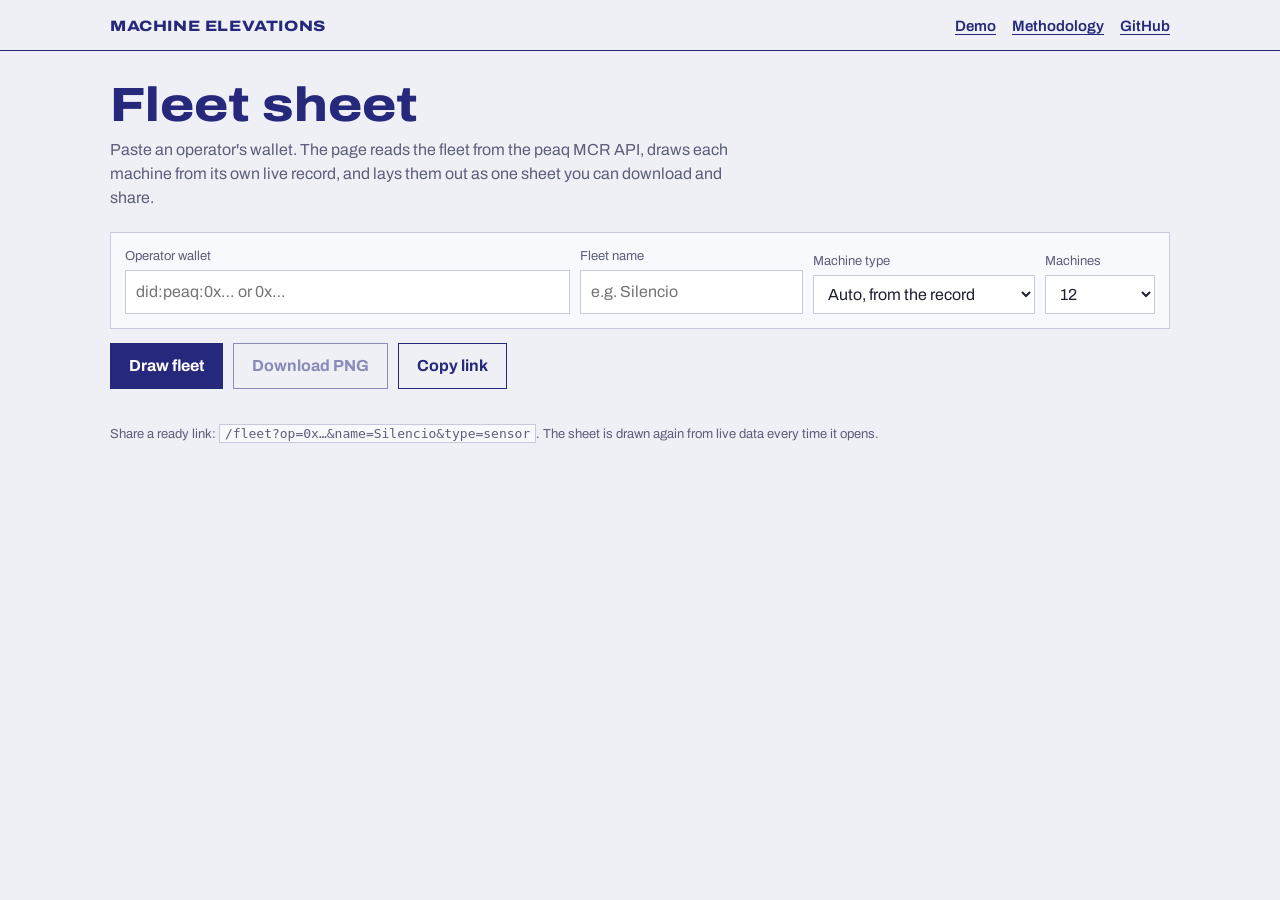
<file: fleet.html>
<!DOCTYPE html>
<html lang="en">
<head>
<meta charset="utf-8">
<meta name="viewport" content="width=device-width,initial-scale=1">
<meta name="description" content="Draw a whole peaq fleet as one sheet of architectural elevations, from the operator's live MCR records.">
<meta name="author" content="Amir Keshavarzian (Arkain), ARKAIN STUDIO">
<title>Fleet sheet — Machine Elevations</title>
<link rel="preconnect" href="https://fonts.googleapis.com">
<link rel="preconnect" href="https://fonts.gstatic.com" crossorigin>
<link href="https://fonts.googleapis.com/css2?family=Archivo:wdth,wght@62..125,300..800&display=swap" rel="stylesheet">
<link rel="stylesheet" href="/css/fleet.css">
<meta name="theme-color" content="#26287C">
<link rel="icon" href="/assets/favicon.svg" type="image/svg+xml">
<link rel="canonical" href="https://machine-elevations.vercel.app/fleet">
<meta property="og:type" content="website">
<meta property="og:site_name" content="Machine Elevations">
<meta property="og:title" content="Fleet sheet: Machine Elevations">
<meta property="og:description" content="Draw a whole peaq fleet as one sheet of architectural elevations, from the operator's live MCR records.">
<meta property="og:url" content="https://machine-elevations.vercel.app/fleet">
<meta property="og:image" content="https://machine-elevations.vercel.app/assets/og.png">
<meta property="og:image:width" content="1200">
<meta property="og:image:height" content="630">
<meta name="twitter:card" content="summary_large_image">
<meta name="twitter:site" content="@ArkainArt">
<meta name="twitter:title" content="Fleet sheet: Machine Elevations">
<meta name="twitter:description" content="Draw a whole peaq fleet as one sheet of architectural elevations, from the operator's live MCR records.">
<meta name="twitter:image" content="https://machine-elevations.vercel.app/assets/og.png">
<script src="/js/units.js" defer></script>
<script src="/js/engine.js" defer></script>
<script src="/js/peaq-units.js" defer></script>
<script src="/js/fleet.js" defer></script>
</head>
<body>
<header class="mast"><div class="wrap"><a class="brand" href="/">MACHINE ELEVATIONS</a><nav><a href="/">Demo</a><a href="/methodology">Methodology</a><a href="https://github.com/ArkainStudio/machine-elevations">GitHub</a></nav></div></header>
<main class="wrap">
  <h1>Fleet sheet</h1>
  <p class="lede">Paste an operator's wallet. The page reads the fleet from the peaq MCR API, draws each machine from its own live record, and lays them out as one sheet you can download and share.</p>
  <form id="f">
    <div class="op"><label for="op">Operator wallet</label><input id="op" placeholder="did:peaq:0x… or 0x…" autocomplete="off" spellcheck="false"></div>
    <div><label for="fname">Fleet name</label><input id="fname" placeholder="e.g. Silencio"></div>
    <div><label for="ftype">Machine type</label><select id="ftype"><option value="">Auto, from the record</option><option value="sensor">Sensor</option><option value="humanoid">Humanoid</option><option value="claw machine">Claw machine</option><option value="hexapod">Hexapod</option><option value="egocapture">EgoCapture</option><option value="delivery robot">Delivery robot</option></select></div>
    <div><label for="count">Machines</label><select id="count"><option>6</option><option selected>12</option></select></div>
  </form>
  <div class="btns"><button id="go" type="button">Draw fleet</button><button id="dl" class="ghost" type="button" disabled>Download PNG</button><button id="cp" class="ghost" type="button">Copy link</button></div>
  <div id="msg" role="status"></div>
  <canvas id="out" width="1600" height="900" hidden></canvas>
  <p class="hint">Share a ready link: <code>/fleet?op=0x…&amp;name=Silencio&amp;type=sensor</code>. The sheet is drawn again from live data every time it opens.</p>
</main>
</body>
</html>
</file>
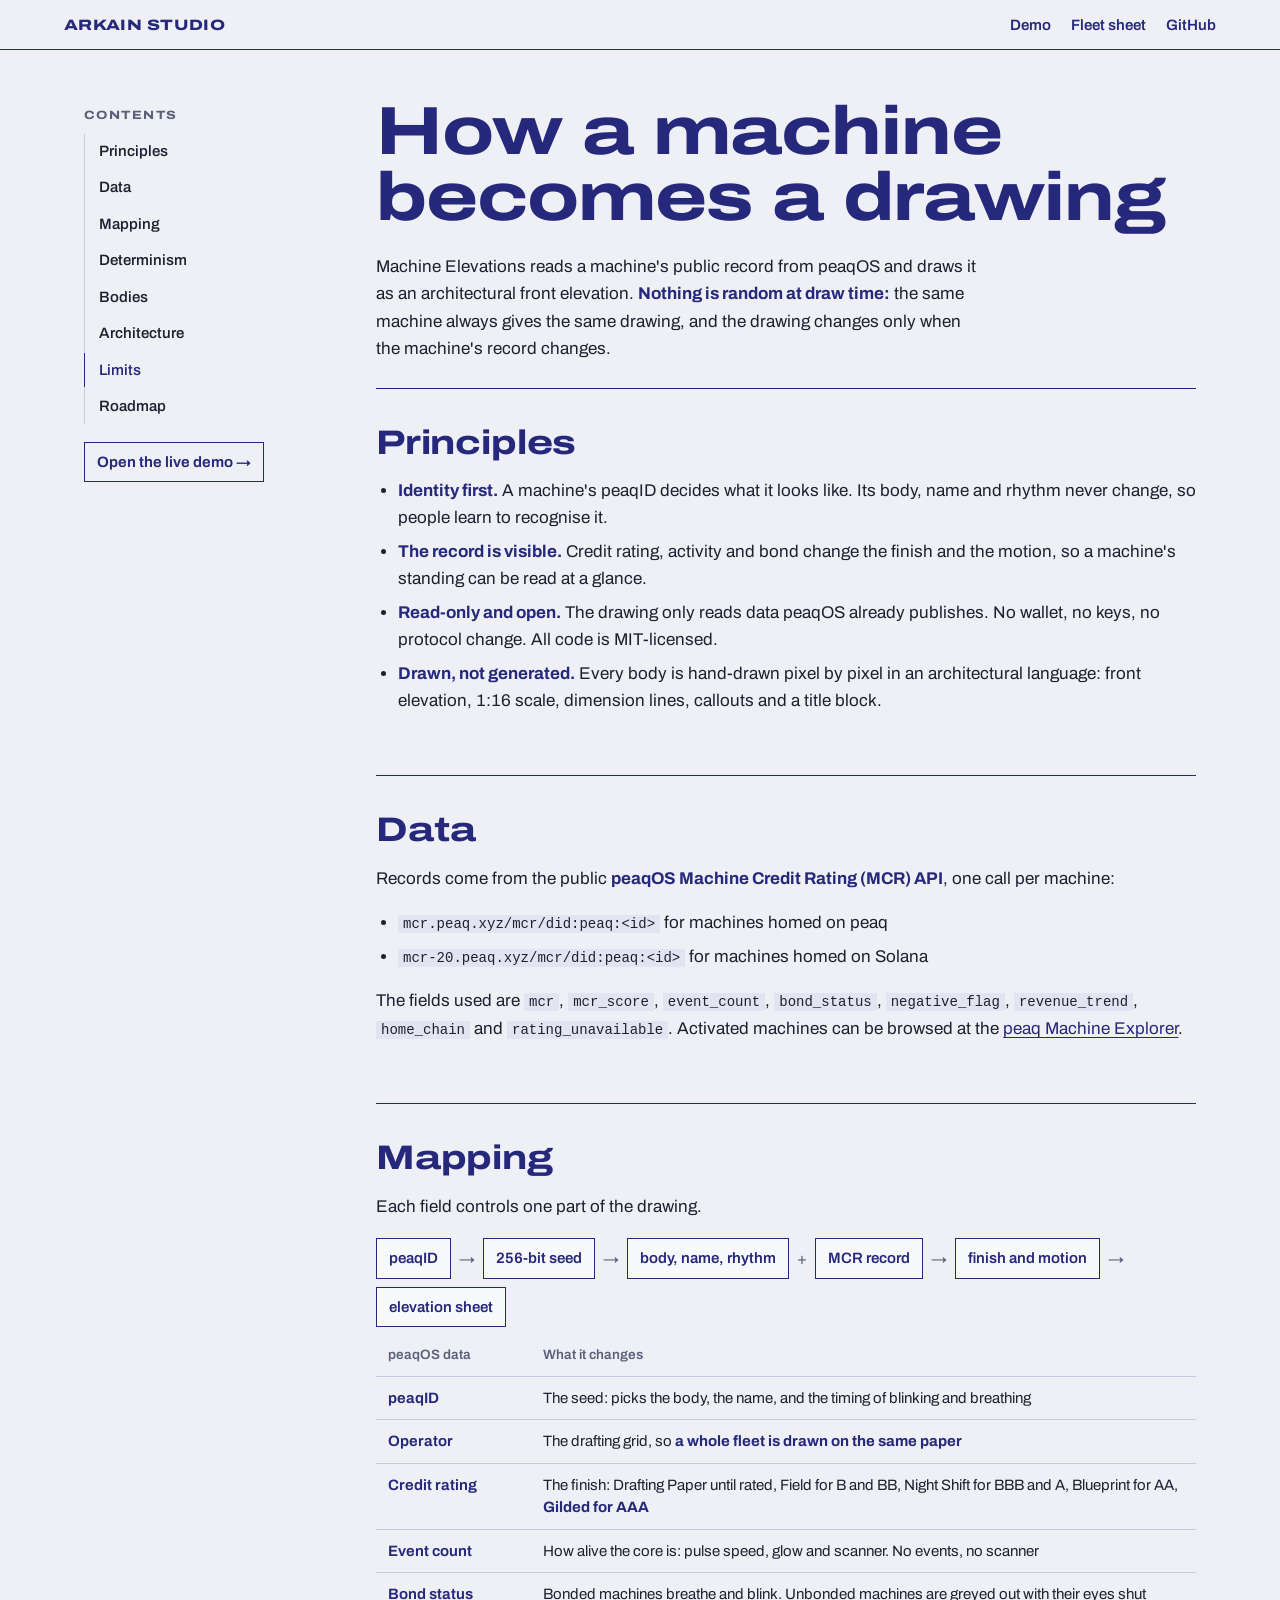
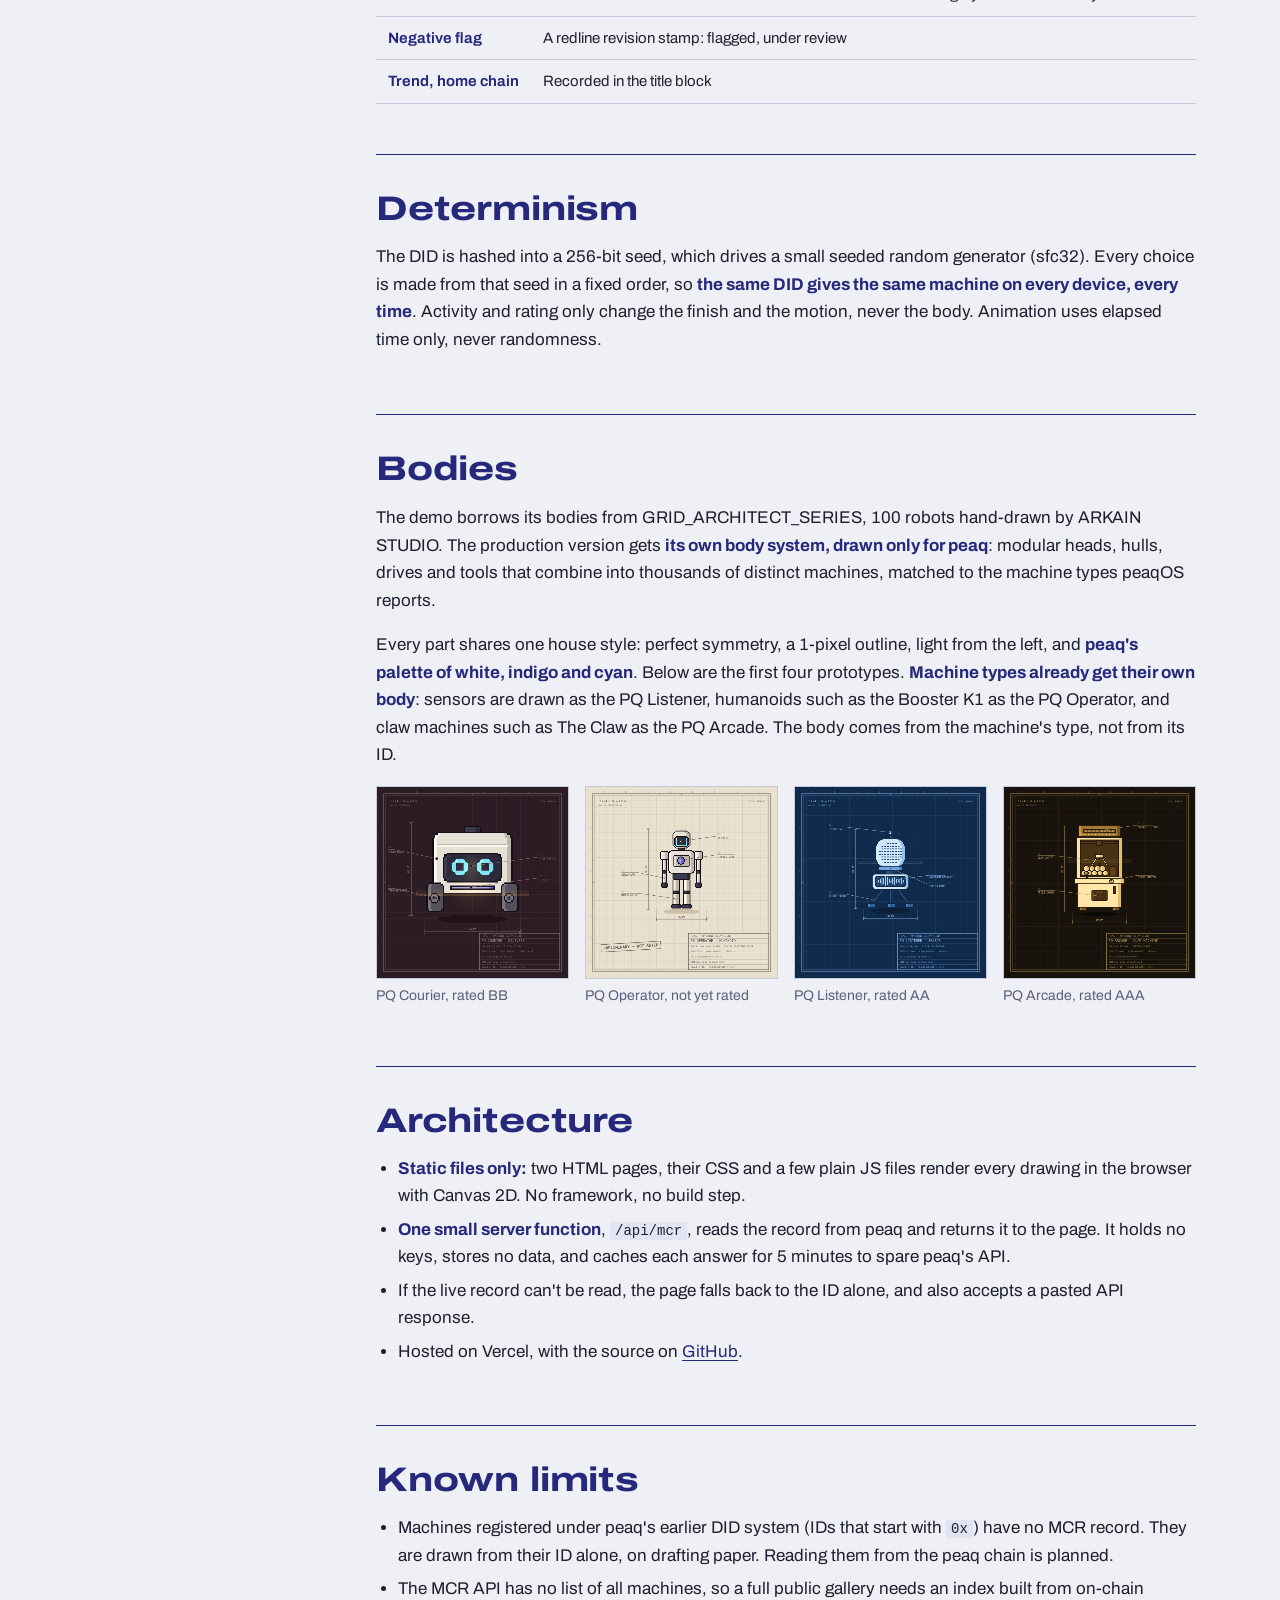
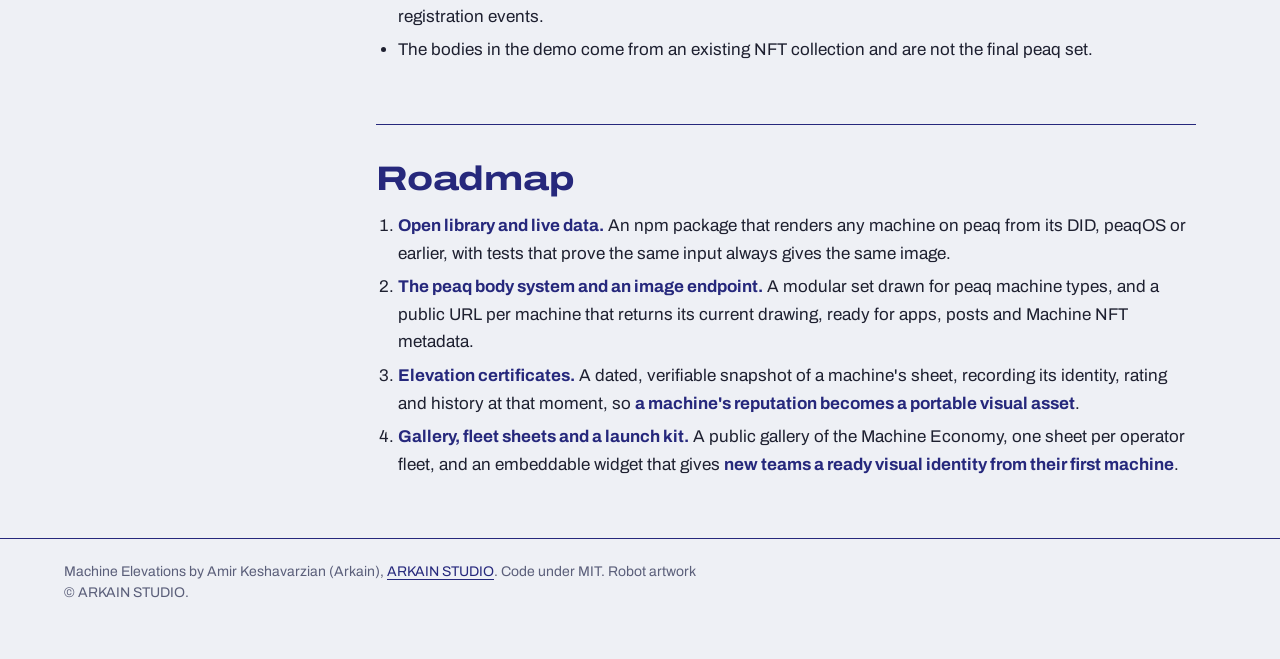
<file: methodology.html>
<!DOCTYPE html>
<html lang="en">
<head>
<meta charset="utf-8">
<meta name="viewport" content="width=device-width,initial-scale=1">
<meta name="description" content="How Machine Elevations turns a peaq machine's identity and credit record into an architectural drawing.">
<meta name="author" content="Amir Keshavarzian (Arkain), ARKAIN STUDIO">
<title>Methodology — Machine Elevations</title>
<link rel="preconnect" href="https://fonts.googleapis.com">
<link rel="preconnect" href="https://fonts.gstatic.com" crossorigin>
<link href="https://fonts.googleapis.com/css2?family=Archivo:wdth,wght@62..125,300..800&display=swap" rel="stylesheet">
<link rel="stylesheet" href="/css/methodology.css">
<meta name="theme-color" content="#26287C">
<link rel="icon" href="/assets/favicon.svg" type="image/svg+xml">
<link rel="canonical" href="https://machine-elevations.vercel.app/methodology">
<meta property="og:type" content="website">
<meta property="og:site_name" content="Machine Elevations">
<meta property="og:title" content="Methodology: Machine Elevations">
<meta property="og:description" content="How Machine Elevations turns a peaq machine's identity and credit record into an architectural drawing.">
<meta property="og:url" content="https://machine-elevations.vercel.app/methodology">
<meta property="og:image" content="https://machine-elevations.vercel.app/assets/og.png">
<meta property="og:image:width" content="1200">
<meta property="og:image:height" content="630">
<meta name="twitter:card" content="summary_large_image">
<meta name="twitter:site" content="@ArkainArt">
<meta name="twitter:title" content="Methodology: Machine Elevations">
<meta name="twitter:description" content="How Machine Elevations turns a peaq machine's identity and credit record into an architectural drawing.">
<meta name="twitter:image" content="https://machine-elevations.vercel.app/assets/og.png">
<script src="/js/units.js" defer></script>
<script src="/js/engine.js" defer></script>
<script src="/js/peaq-units.js" defer></script>
<script src="/js/methodology.js" defer></script>
</head>
<body>
<header class="mast"><div class="wrap">
  <a class="brand" href="/" style="text-decoration:none">ARKAIN STUDIO</a>
  <nav class="nav"><a href="/">Demo</a><a href="/fleet">Fleet sheet</a><a href="https://github.com/ArkainStudio/machine-elevations">GitHub</a></nav>
</div></header>

<main class="wrap layout">
  <aside class="side"><div class="side-in">
    <p class="side-k">Contents</p>
    <nav class="toc"><a href="#principles">Principles</a><a href="#data">Data</a><a href="#mapping">Mapping</a><a href="#determinism">Determinism</a><a href="#bodies">Bodies</a><a href="#architecture">Architecture</a><a href="#limits">Limits</a><a href="#roadmap">Roadmap</a></nav>
    <a class="side-cta" href="/">Open the live demo →</a>
  </div></aside>
  <div class="body">
  <div class="doc" style="padding:48px 0 8px">
    <h1>How a machine becomes a drawing</h1>
    <p class="lead">Machine Elevations reads a machine's public record from peaqOS and draws it as an architectural front elevation. <b>Nothing is random at draw time:</b> the same machine always gives the same drawing, and the drawing changes only when the machine's record changes.</p>
    <nav class="inline-toc"><a href="#principles">Principles</a><a href="#data">Data</a><a href="#mapping">Mapping</a><a href="#determinism">Determinism</a><a href="#bodies">Bodies</a><a href="#architecture">Architecture</a><a href="#limits">Limits</a><a href="#roadmap">Roadmap</a></nav>
  </div>

  <section id="principles"><div class="doc">
    <h2>Principles</h2>
    <ul>
      <li><b>Identity first.</b> A machine's peaqID decides what it looks like. Its body, name and rhythm never change, so people learn to recognise it.</li>
      <li><b>The record is visible.</b> Credit rating, activity and bond change the finish and the motion, so a machine's standing can be read at a glance.</li>
      <li><b>Read-only and open.</b> The drawing only reads data peaqOS already publishes. No wallet, no keys, no protocol change. All code is MIT-licensed.</li>
      <li><b>Drawn, not generated.</b> Every body is hand-drawn pixel by pixel in an architectural language: front elevation, 1:16 scale, dimension lines, callouts and a title block.</li>
    </ul>
  </div></section>

  <section id="data"><div class="doc">
    <h2>Data</h2>
    <p>Records come from the public <b>peaqOS Machine Credit Rating (MCR) API</b>, one call per machine:</p>
    <ul>
      <li><code>mcr.peaq.xyz/mcr/did:peaq:&lt;id&gt;</code> for machines homed on peaq</li>
      <li><code>mcr-20.peaq.xyz/mcr/did:peaq:&lt;id&gt;</code> for machines homed on Solana</li>
    </ul>
    <p>The fields used are <code>mcr</code>, <code>mcr_score</code>, <code>event_count</code>, <code>bond_status</code>, <code>negative_flag</code>, <code>revenue_trend</code>, <code>home_chain</code> and <code>rating_unavailable</code>. Activated machines can be browsed at the <a href="https://machines.peaq.xyz/">peaq Machine Explorer</a>.</p>
  </div></section>

  <section id="mapping"><div class="doc">
    <h2>Mapping</h2>
    <p>Each field controls one part of the drawing.</p>
    <div class="flow"><span>peaqID</span><i>→</i><span>256-bit seed</span><i>→</i><span>body, name, rhythm</span><i>+</i><span>MCR record</span><i>→</i><span>finish and motion</span><i>→</i><span>elevation sheet</span></div>
    <table class="map">
      <tr><th>peaqOS data</th><th>What it changes</th></tr>
      <tr><td>peaqID</td><td>The seed: picks the body, the name, and the timing of blinking and breathing</td></tr>
      <tr><td>Operator</td><td>The drafting grid, so <b>a whole fleet is drawn on the same paper</b></td></tr>
      <tr><td>Credit rating</td><td>The finish: Drafting Paper until rated, Field for B and BB, Night Shift for BBB and A, Blueprint for AA, <b>Gilded for AAA</b></td></tr>
      <tr><td>Event count</td><td>How alive the core is: pulse speed, glow and scanner. No events, no scanner</td></tr>
      <tr><td>Bond status</td><td>Bonded machines breathe and blink. Unbonded machines are greyed out with their eyes shut</td></tr>
      <tr><td>Negative flag</td><td>A redline revision stamp: flagged, under review</td></tr>
      <tr><td>Trend, home chain</td><td>Recorded in the title block</td></tr>
    </table>
  </div></section>

  <section id="determinism"><div class="doc">
    <h2>Determinism</h2>
    <p>The DID is hashed into a 256-bit seed, which drives a small seeded random generator (sfc32). Every choice is made from that seed in a fixed order, so <b>the same DID gives the same machine on every device, every time</b>. Activity and rating only change the finish and the motion, never the body. Animation uses elapsed time only, never randomness.</p>
  </div></section>

  <section id="bodies"><div class="doc">
    <h2>Bodies</h2>
    <p>The demo borrows its bodies from GRID_ARCHITECT_SERIES, 100 robots hand-drawn by ARKAIN STUDIO. The production version gets <b>its own body system, drawn only for peaq</b>: modular heads, hulls, drives and tools that combine into thousands of distinct machines, matched to the machine types peaqOS reports.</p>
    <p>Every part shares one house style: perfect symmetry, a 1-pixel outline, light from the left, and <b>peaq's palette of white, indigo and cyan</b>. Below are the first four prototypes. <b>Machine types already get their own body</b>: sensors are drawn as the PQ Listener, humanoids such as the Booster K1 as the PQ Operator, and claw machines such as The Claw as the PQ Arcade. The body comes from the machine's type, not from its ID.</p>
    <div class="figs" id="figs"></div>
  </div></section>

  <section id="architecture"><div class="doc">
    <h2>Architecture</h2>
    <ul>
      <li><b>Static files only:</b> two HTML pages, their CSS and a few plain JS files render every drawing in the browser with Canvas 2D. No framework, no build step.</li>
      <li><b>One small server function</b>, <code>/api/mcr</code>, reads the record from peaq and returns it to the page. It holds no keys, stores no data, and caches each answer for 5 minutes to spare peaq's API.</li>
      <li>If the live record can't be read, the page falls back to the ID alone, and also accepts a pasted API response.</li>
      <li>Hosted on Vercel, with the source on <a href="https://github.com/ArkainStudio/machine-elevations">GitHub</a>.</li>
    </ul>
  </div></section>

  <section id="limits"><div class="doc">
    <h2>Known limits</h2>
    <ul>
      <li>Machines registered under peaq's earlier DID system (IDs that start with <code>0x</code>) have no MCR record. They are drawn from their ID alone, on drafting paper. Reading them from the peaq chain is planned.</li>
      <li>The MCR API has no list of all machines, so a full public gallery needs an index built from on-chain registration events.</li>
      <li>The bodies in the demo come from an existing NFT collection and are not the final peaq set.</li>
    </ul>
  </div></section>

  <section id="roadmap"><div class="doc">
    <h2>Roadmap</h2>
    <ol>
      <li><b>Open library and live data.</b> An npm package that renders any machine on peaq from its DID, peaqOS or earlier, with tests that prove the same input always gives the same image.</li>
      <li><b>The peaq body system and an image endpoint.</b> A modular set drawn for peaq machine types, and a public URL per machine that returns its current drawing, ready for apps, posts and Machine NFT metadata.</li>
      <li><b>Elevation certificates.</b> A dated, verifiable snapshot of a machine's sheet, recording its identity, rating and history at that moment, so <b>a machine's reputation becomes a portable visual asset</b>.</li>
      <li><b>Gallery, fleet sheets and a launch kit.</b> A public gallery of the Machine Economy, one sheet per operator fleet, and an embeddable widget that gives <b>new teams a ready visual identity from their first machine</b>.</li>
    </ol>
  </div></section>
  </div>
</main>

<footer><div class="wrap">
  <p>Machine Elevations by Amir Keshavarzian (Arkain), <a href="https://www.arkain.studio/">ARKAIN STUDIO</a>. Code under MIT. Robot artwork © ARKAIN STUDIO.</p>
</div></footer>

</body>
</html>
</file>
<file: css/fleet.css>
:root{--paper:#EEF0F5;--sheet:#F8F9FC;--ink:#26287C;--graphite:#1E2030;--soft:#5B5F7A;--rule:#C7CADF;--redline:#C8332B;--mark:#E6D45E;--wide:"Archivo",system-ui,sans-serif}
*{box-sizing:border-box}
html{background:var(--paper)}
body{margin:0;color:var(--graphite);font-family:var(--wide);font-size:16px;line-height:1.5;-webkit-font-smoothing:antialiased}
a{color:var(--ink);text-underline-offset:3px}
:focus-visible{outline:3px solid var(--mark);outline-offset:2px}
.wrap{max-width:1100px;margin:0 auto;padding:0 20px}
.mast{border-bottom:1.5px solid var(--ink)}
.mast .wrap{display:flex;justify-content:space-between;align-items:baseline;gap:16px;padding-top:14px;padding-bottom:12px}
.brand{font-weight:800;font-stretch:118%;letter-spacing:.04em;color:var(--ink);text-decoration:none;font-size:15px}
.mast nav a{margin-left:16px;font-weight:600;font-size:15px}
h1{font-size:clamp(30px,5vw,48px);line-height:1.02;font-stretch:115%;font-weight:800;color:var(--ink);margin:30px 0 8px}
.lede{color:var(--soft);max-width:640px;margin:0 0 22px}
form{display:grid;grid-template-columns:2fr 1fr 1fr 110px;gap:10px;align-items:end;background:var(--sheet);border:1.5px solid var(--rule);padding:14px}
@media(max-width:760px){form{grid-template-columns:1fr 1fr}form .op{grid-column:1/-1}}
label{display:block;font-size:13px;color:var(--soft);margin-bottom:4px}
input,select{width:100%;font:inherit;padding:9px 10px;border:1.5px solid var(--rule);background:#fff;color:var(--graphite);border-radius:0}
.btns{display:flex;gap:10px;margin:14px 0;flex-wrap:wrap}
button{font:inherit;font-weight:700;padding:10px 18px;border:1.5px solid var(--ink);background:var(--ink);color:#fff;cursor:pointer}
button.ghost{background:transparent;color:var(--ink)}
button:disabled{opacity:.5;cursor:default}
#msg{font-size:14px;color:var(--soft);min-height:21px}
#msg.err{color:var(--redline)}
#out[hidden]{display:none}
#out{width:100%;height:auto;display:block;border:1.5px solid var(--ink);background:#fff;margin:6px 0 30px}
.hint{font-size:13px;color:var(--soft);margin:0 0 40px}
.hint code{background:var(--sheet);padding:1px 5px;border:1px solid var(--rule)}
</file>
<file: css/methodology.css>
/* Diazo whiteprint: blue-violet line ink on cool print paper, redline for revisions */
:root{
  --paper:#EEF0F5; --sheet:#F8F9FC; --ink:#26287C; --graphite:#1E2030; --soft:#5B5F7A;
  --rule:#C7CADF; --redline:#C8332B; --mark:#E6D45E;
  --wide:"Archivo",system-ui,sans-serif;
}
*{box-sizing:border-box}
html{background:var(--paper)}
body{margin:0;color:var(--graphite);font-family:var(--wide);font-stretch:100%;font-size:16px;line-height:1.5;
  font-variant-numeric:tabular-nums;-webkit-font-smoothing:antialiased}
a{color:var(--ink);text-underline-offset:3px}
:focus-visible{outline:3px solid var(--mark);outline-offset:2px}
.wrap{max-width:1200px;margin:0 auto;padding:0 24px}
@media(max-width:600px){.wrap{padding:0 16px}}

/* masthead */
.mast{border-bottom:1.5px solid var(--ink)}
.mast .wrap{display:flex;justify-content:space-between;align-items:baseline;gap:16px;padding-top:14px;padding-bottom:12px}
.brand{font-stretch:125%;font-weight:800;letter-spacing:.02em;color:var(--ink);font-size:15px}
.mast small{color:var(--soft);font-size:14px}
.nav{display:flex;gap:20px;font-size:15px}.nav a{text-decoration:none;font-weight:600}.nav a:hover{text-decoration:underline}

/* hero */
.hero{display:grid;grid-template-columns:minmax(0,5fr) minmax(0,7fr);grid-template-areas:"intro sheet" "controls sheet";grid-template-rows:auto 1fr;column-gap:48px;padding:48px 0 56px;align-items:start}
.h-intro{grid-area:intro}.h-controls{grid-area:controls}.h-sheet{grid-area:sheet}
@media(max-width:900px){.hero{grid-template-columns:1fr;grid-template-areas:"intro" "sheet" "controls";row-gap:24px;padding:28px 0 40px}}
h1{font-stretch:125%;font-weight:750;font-size:clamp(38px,5.4vw,68px);line-height:.98;letter-spacing:-.015em;color:var(--ink);margin:0 0 22px}
.lede{font-size:18px;line-height:1.55;max-width:34em;margin:0 0 28px;color:var(--graphite)}
@media(max-width:600px){.lede{font-size:16.5px}}

/* the sheet: the page's one bold object */
.sheetframe{background:var(--sheet);border:1.5px solid var(--ink);padding:10px;position:relative}
.sheetframe canvas{display:block;width:100%;height:auto}
.sheetframe .plate{display:flex;justify-content:space-between;gap:12px;flex-wrap:wrap;border-top:1.5px solid var(--ink);margin:10px -10px -10px;padding:10px 12px;font-size:14px}
.plate b{font-stretch:115%;font-weight:700;color:var(--ink)}
.plate span{color:var(--soft)}
#src.live{color:#1d7a5c}#src.sample{color:var(--soft)}#src.id{color:var(--ink)}

/* form */
form{border-top:1.5px solid var(--ink);padding-top:18px}
.field{display:grid;grid-template-columns:110px 1fr;align-items:center;border-bottom:1px solid var(--rule);min-height:46px}
.field label{font-size:14px;color:var(--soft)}
.field input{border:0;background:transparent;font:inherit;font-size:16px;color:var(--graphite);padding:10px 0;width:100%;min-width:0}
.field input::placeholder{color:#9ea2bb}
.actions{display:flex;gap:10px;flex-wrap:wrap;margin-top:16px;align-items:center}
button{font:inherit;font-weight:650;font-stretch:110%;font-size:15px;border-radius:2px;cursor:pointer;padding:11px 18px;border:1.5px solid var(--ink)}
.primary{background:var(--ink);color:var(--sheet)}
.primary:hover{background:#1a1c5e}
.quiet{background:transparent;color:var(--ink)}
.quiet:hover{background:#e2e5f1}
.msg{font-size:14px;color:var(--soft);min-height:1.5em;margin-top:10px}
.msg.err{color:var(--redline)}
details{margin-top:22px;border:1px solid var(--rule);background:var(--sheet)}
summary{cursor:pointer;padding:12px 14px;font-weight:650;color:var(--ink);list-style:none}
summary::-webkit-details-marker{display:none}
summary::after{content:"+";float:right;font-weight:400}
details[open] summary::after{content:"–"}
details .in{padding:0 14px 14px}
ol.steps{margin:0 0 12px;padding-left:20px;font-size:14.5px}
ol.steps li{margin:4px 0}
textarea{width:100%;height:96px;resize:vertical;border:1px solid var(--rule);background:#fff;font:13px/1.45 ui-monospace,Menlo,monospace;padding:8px;color:var(--graphite)}

/* record table under the sheet */
.record{display:grid;grid-template-columns:repeat(4,minmax(0,1fr));border-left:1px solid var(--rule);border-top:1px solid var(--rule);margin-top:16px}
@media(max-width:600px){.record{grid-template-columns:repeat(2,minmax(0,1fr))}}
.record div{border-right:1px solid var(--rule);border-bottom:1px solid var(--rule);padding:8px 10px;min-width:0}
.record dt{font-size:12.5px;color:var(--soft)}
.record dd{margin:0;font-weight:600;font-size:15px;overflow-wrap:anywhere}
.record .span{grid-column:1/-1}
.record .span dd{font-weight:400;font-size:13px}

/* sections */
section{border-top:1.5px solid var(--ink);padding:36px 0 44px}
h2{font-stretch:125%;font-weight:750;font-size:clamp(24px,3vw,34px);line-height:1.05;color:var(--ink);margin:0 0 10px;letter-spacing:-.005em}
.intro{max-width:40em;margin:0 0 26px;color:var(--graphite)}

/* rating ladder */
.ladder{display:grid;grid-template-columns:repeat(5,minmax(0,1fr));gap:14px}
@media(max-width:900px){.ladder{grid-template-columns:repeat(5,minmax(150px,1fr));overflow-x:auto;padding-bottom:8px;scroll-snap-type:x mandatory}}
.rung{margin:0;scroll-snap-align:start}
.rung canvas{display:block;width:100%;height:auto;border:1px solid var(--rule)}
.rung figcaption{padding-top:8px;font-size:14px;line-height:1.35}
.rung figcaption b{display:block;font-stretch:120%;font-size:20px;color:var(--ink)}

.series{display:grid;grid-template-columns:repeat(2,minmax(0,1fr));gap:18px}
@media(max-width:700px){.series{grid-template-columns:1fr}}
.series figure{margin:0}.series canvas{display:block;width:100%;height:auto;border:1px solid var(--rule)}
.series figcaption{padding-top:8px;font-size:14.5px;line-height:1.4}.series figcaption b{font-stretch:115%;color:var(--ink)}
/* sheet index */
.index{display:grid;grid-template-columns:repeat(auto-fill,minmax(170px,1fr));gap:14px}
.tile{background:var(--sheet);border:1px solid var(--rule);padding:0;text-align:left;cursor:pointer;color:var(--graphite);font-weight:400;font-stretch:100%;border-radius:0}
.tile:hover{border-color:var(--ink)}
.tile.on{border:1.5px solid var(--ink);box-shadow:0 0 0 3px var(--mark)}
.tile canvas{display:block;width:100%;height:auto}
.tile .cap{padding:8px 10px;font-size:13.5px;line-height:1.35}
.tile .cap b{font-stretch:115%;color:var(--ink)}
.tag{display:inline-block;font-size:12px;padding:1px 6px;border:1px solid currentColor;margin-left:6px;color:#1d7a5c}
.subhead{font-stretch:115%;font-weight:700;color:var(--ink);font-size:17px;margin:28px 0 12px}

/* legend */
.legend{display:grid;grid-template-columns:minmax(0,1fr) minmax(0,1fr);gap:0 40px}
@media(max-width:760px){.legend{grid-template-columns:1fr}}
.legend div{display:grid;grid-template-columns:150px 1fr;gap:14px;padding:12px 0;border-bottom:1px solid var(--rule)}
@media(max-width:600px){.legend div{grid-template-columns:1fr;gap:2px}}
.legend dt{font-weight:650;color:var(--ink)}
.legend dd{margin:0;font-size:15px}

footer{border-top:1.5px solid var(--ink);padding:22px 0 48px;font-size:14px;color:var(--soft)}
footer p{max-width:46em;margin:0 0 8px}
@media (prefers-reduced-motion: reduce){*{scroll-behavior:auto!important}}

.doc{max-width:760px}
.doc h2{margin-top:0}
.doc p,.doc li{font-size:17px;line-height:1.62}
.doc ul,.doc ol{padding-left:22px}
.doc li{margin:6px 0}
.doc b{color:var(--ink);font-weight:700}
.lead{font-size:20px;line-height:1.5;max-width:36em}
table.map{border-collapse:collapse;width:100%;font-size:15px;margin:8px 0 6px}
.map th,.map td{border-bottom:1px solid var(--rule);padding:10px 12px;text-align:left;vertical-align:top}
.map th{font-weight:600;color:var(--soft);font-size:13.5px}
.map td:first-child{font-weight:650;color:var(--ink);white-space:nowrap}
.flow{display:flex;flex-wrap:wrap;align-items:center;gap:8px;margin:18px 0 6px}
.flow span{border:1.5px solid var(--ink);background:var(--sheet);padding:8px 12px;font-weight:600;color:var(--ink);font-size:15px}
.flow i{font-style:normal;color:var(--soft)}
.figs{display:grid;grid-template-columns:repeat(4,minmax(0,1fr));gap:16px;margin:16px 0}
@media(max-width:700px){.figs{grid-template-columns:repeat(2,minmax(0,1fr))}}
@media(max-width:640px){.figs{grid-template-columns:1fr}}
.figs canvas{display:block;width:100%;height:auto;border:1px solid var(--rule)}
.figs figure{margin:0}.figs figcaption{font-size:14px;color:var(--soft);padding-top:6px}
code{font-family:ui-monospace,Menlo,monospace;font-size:14px;background:#e2e5f1;padding:1px 5px}
.toc{display:flex;flex-wrap:wrap;gap:8px 18px;font-size:15px;margin:22px 0 0}
.toc a{font-weight:600;text-decoration:none}

.layout{display:grid;grid-template-columns:minmax(0,1fr);}
.side-k{font-stretch:118%;font-weight:750;font-size:12px;letter-spacing:.12em;text-transform:uppercase;color:var(--soft);margin:0 0 10px}
.side-cta{display:inline-block;margin-top:18px;font-weight:650;font-size:15px;text-decoration:none;border:1.5px solid var(--ink);padding:8px 12px;color:var(--ink)}
.side-cta:hover{background:var(--ink);color:var(--paper)}
@media(max-width:1099px){.side{order:2;display:none}.body{order:1}}
@media(min-width:1100px){
  .layout{grid-template-columns:220px minmax(0,820px);justify-content:center;column-gap:72px}
  .side-in{position:sticky;top:28px;padding-top:56px}
  .side .toc{flex-direction:column;gap:2px;margin:0;border-left:1.5px solid var(--rule)}
  .side .toc a{padding:6px 0 6px 14px;margin-left:-1.5px;border-left:1.5px solid transparent;color:var(--graphite);font-weight:550}
  .side .toc a:hover,.side .toc a.cur{border-left-color:var(--ink);color:var(--ink)}
  .doc{max-width:none}
}
.inline-toc{display:flex;flex-wrap:wrap;gap:8px 18px;font-size:15px;margin:22px 0 0}
.inline-toc a{font-weight:600;text-decoration:none}
@media(min-width:1100px){.inline-toc{display:none}}
</file>
